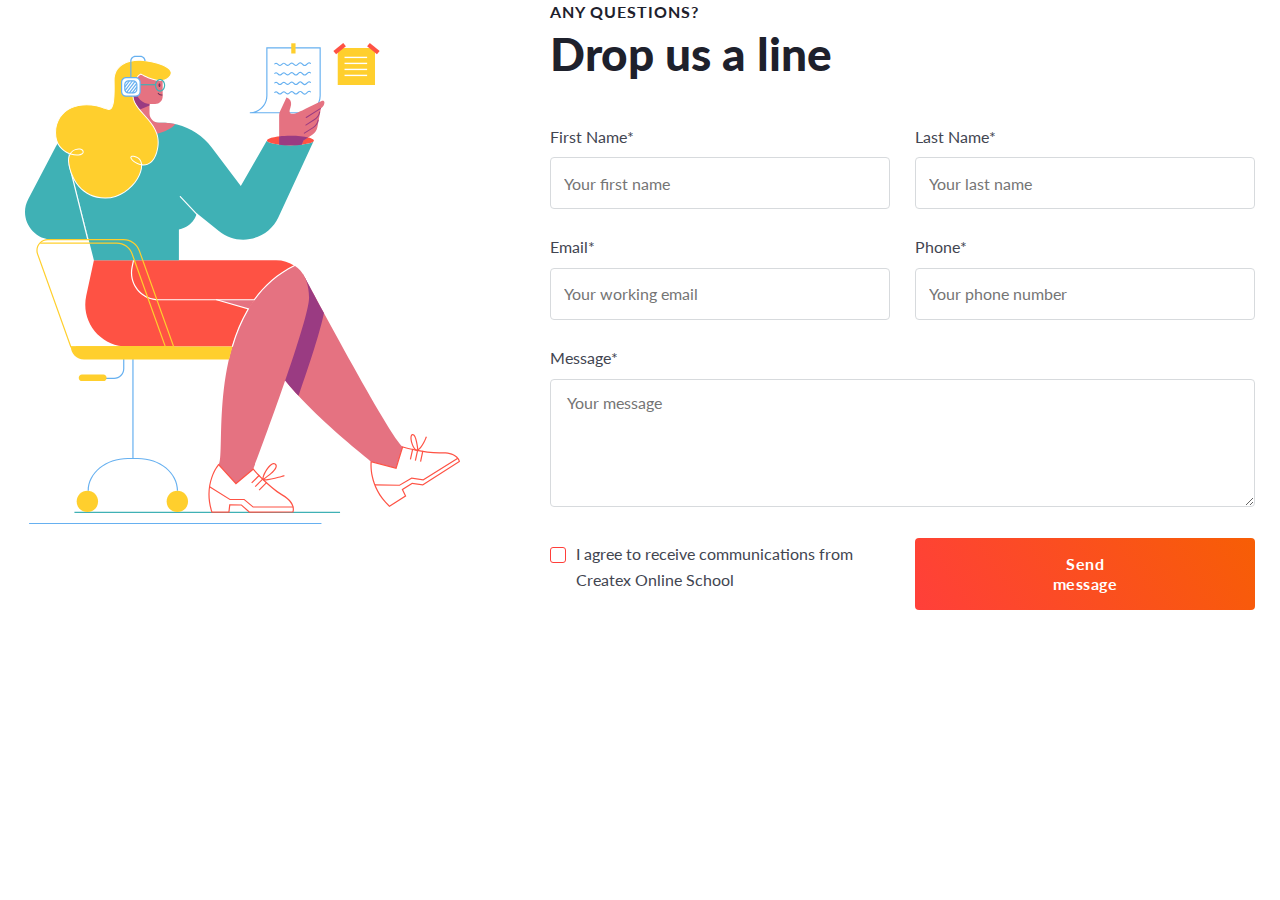
<file: index.html>
<!DOCTYPE html>
<html lang="zxx">

<head>
	<meta charset="UTF-8">
	<meta http-equiv="X-UA-Compatible" content="IE=edge">
	<meta name="viewport" content="width=device-width, initial-scale=1.0">
	<link rel="stylesheet" href="css/nullstyle.css">
	<link rel="stylesheet" href="css/fonts.css">
	<link rel="stylesheet" href="css/style.css">
	<title>Lesson 15</title>
</head>

<body>
	<div class="wrapper">
		<header class="header"></header>
		<main class="page">
			<div class="page__container">
				<div class="page__section">
					<div class="page__column page__column--1">
						<div class="page__image">
							<img src="img/illustration.svg" alt="">
						</div>
					</div>
					<div class="page__column content">
						<div class="content__subtitle">
							Any questions?
						</div>
						<div class="content__title">
							Drop us a line
						</div>
						<div class="content__form form">
							<form class="form__main" method="post" enctype="multipart/form-data"
								action="https://jsonplaceholder.typicode.com/posts">
								<div class="form__line">
									<label for="name" class="form__label">First Name*</label><br>
									<input id="name" autocomplete="off" name="name" type="text" class="form__input"
										placeholder="Your first name" required>
								</div>
								<div class="form__line">
									<label for="last-name" class="form__label">Last Name*</label><br>
									<input id="last-name" autocomplete="off" name="last-name" type="text"
										class="form__input" placeholder="Your last name" required>
								</div>
								<div class="form__line">
									<label for="mail" class="form__label">Email*</label><br>
									<input id="mail" autocomplete="off" name="email" type="email" class="form__input"
										placeholder="Your working email" required>
								</div>
								<div class="form__line">
									<label for="phone" class="form__label">Phone*</label><br>
									<input id="phone" autocomplete="off" name="phone" type="tel" class="form__input"
										placeholder="Your phone number" required>
								</div>
								<div class="form__line">
									<label for="textarea" class="form__label">Message*</label><br>
									<textarea id="textarea" autocomplete="off" name="textarea" class="form__textarea"
										placeholder="Your message" required></textarea>
								</div>
								<div class="form__action action">
									<div class="action__line radio">
										<input id="radio" name="radio" type="radio" class="radio__input" required>
										<label for="radio" class="radio__label"><span class="radio__text">I
												agree to receive communications from Createx Online
												School</span></label>
									</div>
									<div class="action__line">
										<button type="submit" class="button"><span>Send message</span></button>
									</div>
								</div>
							</form>
						</div>
						<!-- <form action="#" class="radio" method="get" enctype="multipart/form-data">
							<div class="radio__text">радіо кнопки</div>
							<div class="radio__line">
								<input type="radio" id="radio" name="radio" required class="radio__input">
								<label for="radio" class="radio__label">Кнопка 1</label>
							</div>
							<div class="radio__line">
								<input type="radio" id="radio" name="radio" required class="radio__input">
								<label for="radio" class="radio__label">Кнопка 2</label>
							</div>
							<div class="radio__line">
								<input type="radio" id="radio" name="radio" required class="radio__input">
								<label for="radio" class="radio__label">Кнопка 3</label>
							</div> -->
						<!-- </form> -->
					</div>
				</div>
			</div>
		</main>
		<footer class="footer">
		</footer>
	</div>
</body>

</html>
</file>
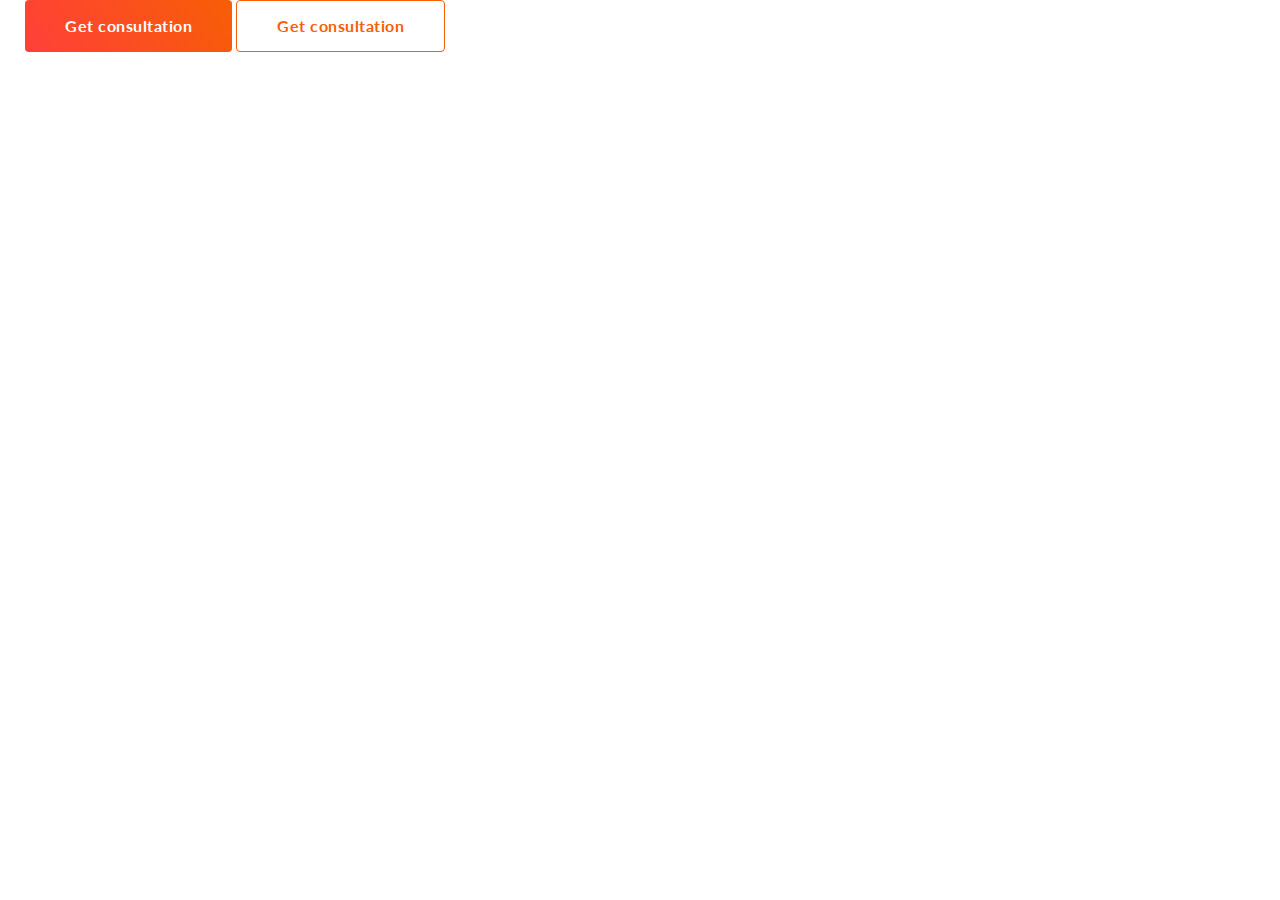
<file: _common.html>
<!DOCTYPE html>
<html lang="zxx">

<head>
	<meta charset="UTF-8">
	<meta http-equiv="X-UA-Compatible" content="IE=edge">
	<meta name="viewport" content="width=device-width, initial-scale=1.0">
	<link rel="stylesheet" href="css/nullstyle.css">
	<link rel="stylesheet" href="css/fonts.css">
	<link rel="stylesheet" href="css/style.css">
	<link rel="stylesheet" href="css/_common.css">
	<title>Lesson 15</title>
</head>

<body>
	<div class="wrapper">
		<div class="page">
			<div class="page__container">
				<div class="button"><span>Get consultation</span></div>
				<div class="button button--border"><span>Get consultation</span></div>
			</div>
		</div>
	</div>
</body>

</html>
</file>
<file: css/nullstyle.css>
/* --------- ОБНУЛЕННЯ СТИЛІВ ТЕГІВ ------------ */
*,
*::before,
*::after {
	margin: 0;
	padding: 0;
	border: none;
	box-sizing: border-box;
}

li {
	list-style: none;
}

a {
	color: inherit;
	text-decoration: none;
}

img {
	vertical-align: top;
}

h1,
h2,
h3,
h4,
h5,
h6 {
	font-weight: inherit;
	font-size: inherit;
}

input,
button,
textarea {
	font-family: inherit;
	font-size: inherit;
}

button {
	cursor: pointer;
	color: inherit;
	background-color: inherit;
}

html,
body {
	height: 100%;
}

body {
	line-height: 1;

}
</file>
<file: css/fonts.css>
@import url('https://fonts.googleapis.com/css2?family=Lato:wght@400;700;900&display=swap');
</file>
<file: css/style.css>
/* ========================================= */
body {
	font-family: Lato;
	line-height: 160%;
	color: #424551;
}

.wrapper {
	overflow: hidden;
	position: relative;
	min-height: 100%;
	display: flex;
	flex-direction: column;
}

.wrapper>main {
	flex-grow: 1;
}

/* ========================================= */

[class*="__container"] {
	margin: 0 auto;
	padding-left: 15px;
	padding-right: 15px;
	max-width: 1260px;
}

/* ===================BUTTON==================== */

.button {
	color: #FFFFFF;
	font-weight: 700;
	background: linear-gradient(55.95deg, #FF3F3A 0%, #F75E05 100%);
	border-radius: 4px;
	display: inline-block;
	padding: 16px 117px;
	line-height: 1.25;
	position: relative;
	letter-spacing: 0.5px;
}

.button::before {
	content: "";
	position: absolute;
	background: linear-gradient(55.95deg, #c64743 0%, #c1581b 100%);
	width: 100%;
	height: 100%;
	top: 0;
	left: 0;
	border-radius: 4px;
	opacity: 0;
	transition: all 1s ease 0s;
}

.button:hover::before {
	opacity: 1;
}

.button span {
	position: relative;
	z-index: 3;
}

/* =================================== */

.page {}

.page__section {
	display: flex;
	gap: 90px;
}

.page__section:nth-child(2) {}

.page__column--1 {}

.page__column {}


.page__image {
	margin-top: 43px;
}

.content {
	flex-grow: 1;
}

.content__subtitle {
	font-weight: 700;
	font-size: 16px;
	line-height: 150%;
	color: #1E212C;
	letter-spacing: 1px;
	text-transform: uppercase;

}

.content__title {
	font-weight: 900;
	font-size: 46px;
	line-height: 130%;
	color: #1E212C;
	margin-bottom: 40px;
}

.content__form {}

.form {}

.form__main {
	display: flex;
	flex-wrap: wrap;
	flex-shrink: 0;
	flex-grow: 1;
	flex-basis: 50%;
	gap: 25px;
	margin-bottom: 50px;
}

.form__line {}

.form__label {
	color: #424551;
	line-height: 160%;
	margin-bottom: 8px;
	display: inline-block;
}

.form__input {
	border: 1px solid #D7DADD;
	border-radius: 4px;
	width: 340px;
	height: 52px;
	padding-left: 13px;
}

.form__input::placeholder {}

.form__textarea {
	width: 705px;
	height: 128px;
	border: 1px solid #D7DADD;
	border-radius: 4px;
	padding-top: 13px;
	padding-left: 16px;
}


.form__action {
	display: flex;
	gap: 25px;
}

.action__line {
	flex: 0 1 50%;

}

.radio {
	position: relative;
}

.radio__input {
	position: absolute;
	width: 0;
	height: 0;
	opacity: 0;
}

.radio__label {
	cursor: pointer;
	display: inline-flex;
	gap: 10px;
}

.radio__text {
	line-height: 160%;
	color: #424551;
	align-self: center;
}

.radio__label::before {
	content: "";
	border: 1px solid #FF3F3A;
	width: 16px;
	height: 16px;
	flex-shrink: 0;
	position: relative;
	top: 6px;
	border-radius: 3px;
}

.radio__input:checked+.radio__label::before {
	background: #FF3F3A url("../img/icons/check.svg") center no-repeat;
	filter: drop-shadow(0px 4px 4px rgba(0, 0, 0, 0.25));
	transition: all 0.3s ease 0s;
}











/* 
.radio {
	font-family: Arial, "Helvetica Neue", Helvetica, sans-serif;
	position: relative;
}
.radio__text {
	text-transform: uppercase;
	font-weight: 700;
	font-size: 22px;
	margin-bottom: 10px;
} */



/* .radio__line {

}

.radio__line:not(:last-child){
	margin-bottom: 10px;
}
.radio__input {
	position: absolute;
	height: 0;
	width: 0;
	opacity: 0;

}

.radio__input:checked + .radio__label::before{
	background:#FF3F3A url("../img/icons/check.svg") center no-repeat;
	filter: drop-shadow(0px 4px 4px rgba(0, 0, 0, 0.25));
	transition: all 0.3s ease 0s;
}

.radio__label::before{
	content: "";
	border: 1px solid #FF3F3A;
	width: 16px;
	height: 16px;
	flex-shrink: 0;
	position: relative;
	top: 6px;
	border-radius: 3px;
}

.radio__label {
	font-weight: 600;
	font-size: 18px;
	cursor: pointer;
	display: inline-flex;
	gap: 10px;
} */
</file>
<file: css/_common.css>
.button{
	color: #FFFFFF;
	font-weight: 700;
	background: linear-gradient(55.95deg, #FF3F3A 0%, #F75E05 100%);
	border-radius: 4px;
	display: inline-block;
	padding: 16px 40px;
	line-height: 1.25;
	position: relative;
	letter-spacing: 0.5px;
}

.button::before{
	content: "";
	position: absolute;
	background: linear-gradient(55.95deg, #c64743 0%, #c1581b 100%);
	width: 100%;
	height: 100%;
	top: 0;
	left: 0;
	border-radius: 4px;
	opacity: 0;
	transition: all 1s ease 0s;
}

.button:hover::before{
	opacity: 1;
}

.button span{
	position: relative;
	z-index: 3;
}

/* ========================== */


.button--border{
	color: #F75E05;
	background: transparent;
	border: 1px solid #F75E05;
	padding: 15px 40px;
}

.button--border:hover{
	color: #FFFFFF;
}
</file>
